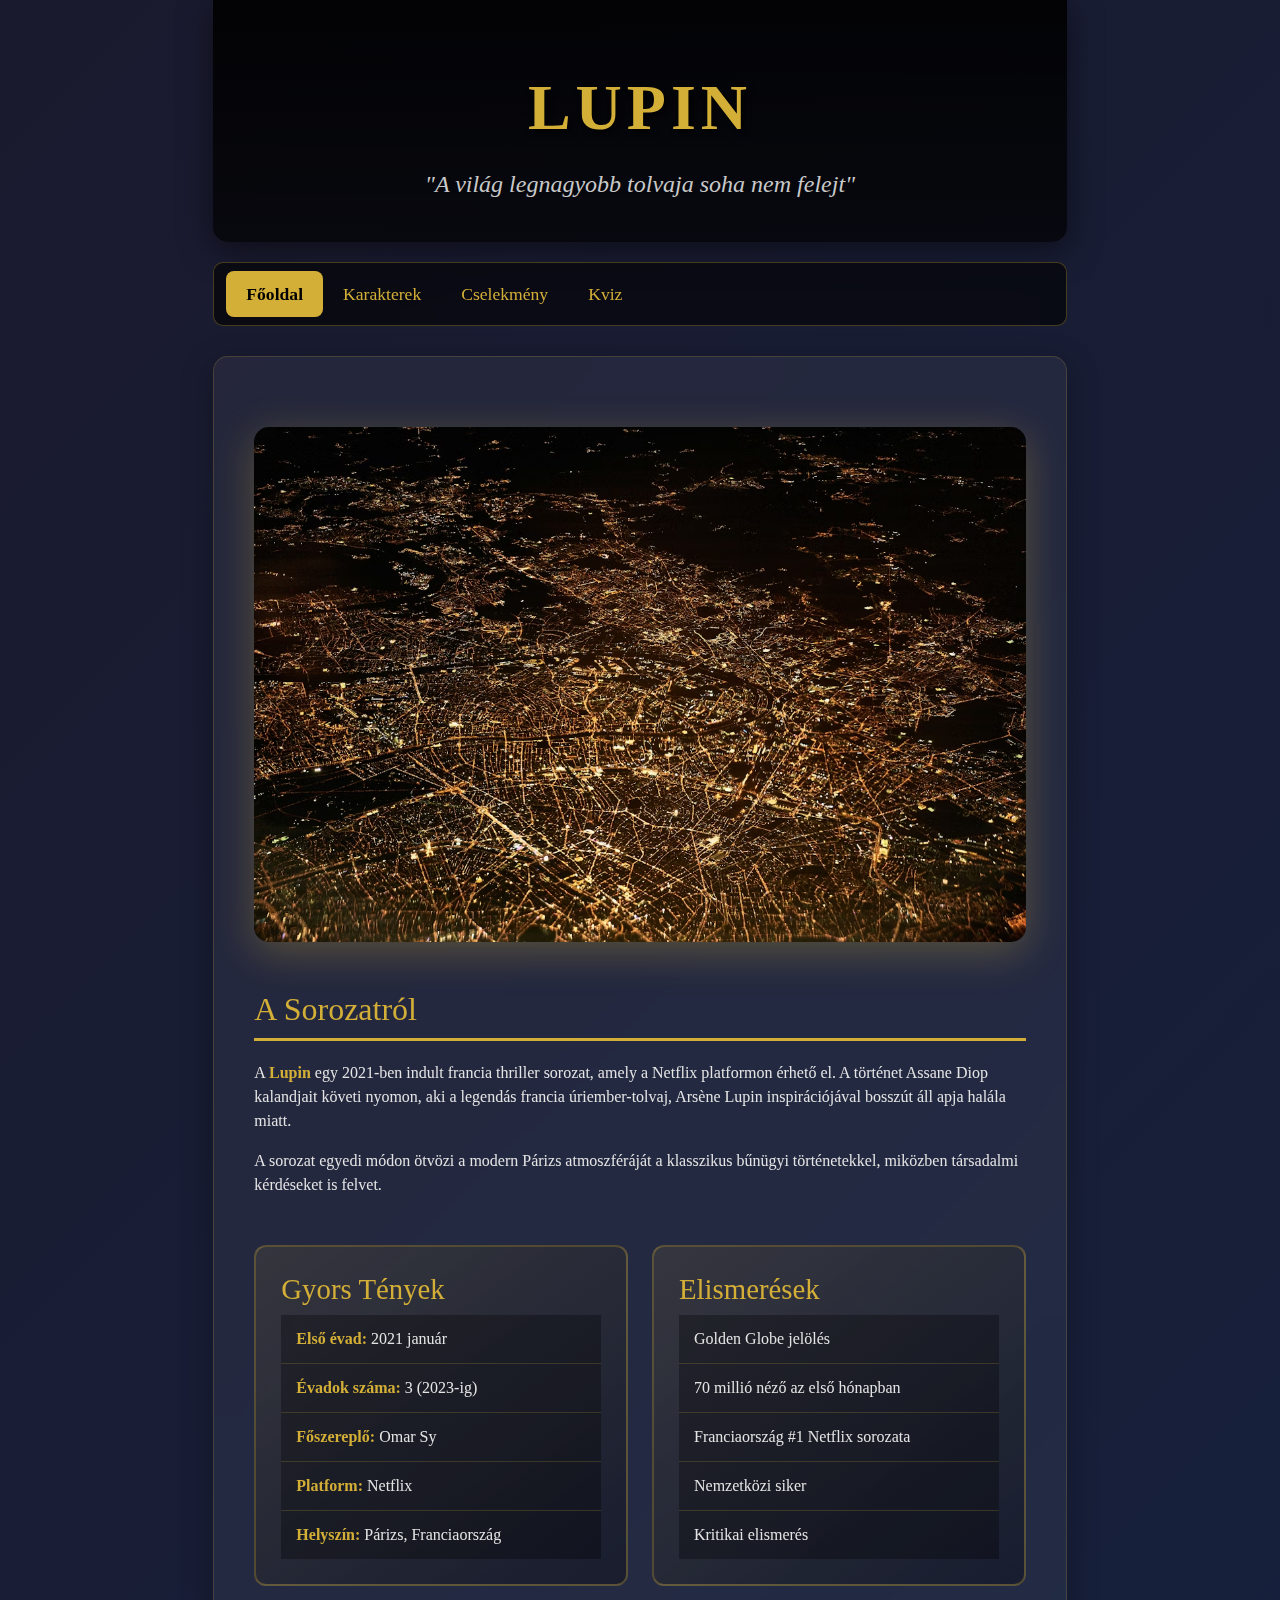
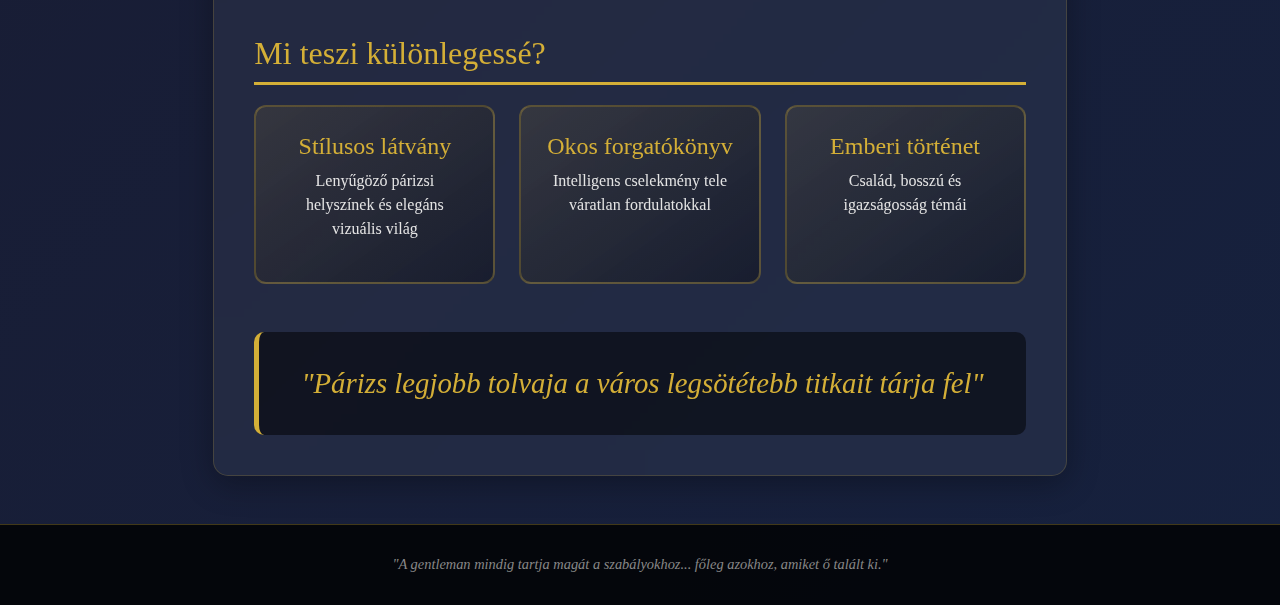
<file: index.html>
<!DOCTYPE html>
<html lang="hu">

<head>
    <meta charset="UTF-8">
    <meta name="viewport" content="width=device-width, initial-scale=1.0">
    <title>Lupin</title>
    <link rel="icon" type="image/png" href="icon.jpg">
    <link href="https://cdn.jsdelivr.net/npm/bootstrap@5.3.3/dist/css/bootstrap.min.css" rel="stylesheet"
        integrity="sha384-QWTKZyjpPEjISv5WaRU9OFeRpok6YctnYmDr5pNlyT2bRjXh0JMhjY6hW+ALEwIH" crossorigin="anonymous">
    <script src="https://cdn.jsdelivr.net/npm/bootstrap@5.3.3/dist/js/bootstrap.bundle.min.js"
        integrity="sha384-YvpcrYf0tY3lHB60NNkmXc5s9fDVZLESaAA55NDzOxhy9GkcIdslK1eN7N6jIeHz"
        crossorigin="anonymous"></script>
    <link rel="stylesheet" type="text/css" href="style.css">
</head>

<body>
    <div class="col-10 offset-1 col-lg-8 offset-lg-2 fejlec">
        <div class="fejlec-container">
            <p class="cim">LUPIN</p>
            <p class="alcim">"A világ legnagyobb tolvaja soha nem felejt"</p>
        </div>
    </div>
    <nav class="col-10 offset-1 col-lg-8 offset-lg-2 navbar navbar-expand-lg navbar-dark">
        <div class="container-fluid">
            <button class="navbar-toggler" type="button" data-bs-toggle="collapse" data-bs-target="#navbarNav"
                aria-controls="navbarNav" aria-expanded="false" aria-label="Toggle navigation">
                <span class="navbar-toggler-icon"></span>
            </button>
            <div class="collapse navbar-collapse" id="navbarNav">
                <ul class="navbar-nav">
                    <li class="nav-item">
                        <a class="nav-link active" aria-current="page" href="index.html">Főoldal</a>
                    </li>
                    <li class="nav-item">
                        <a class="nav-link" href="karakterek.html">Karakterek</a>
                    </li>
                    <li class="nav-item">
                        <a class="nav-link" href="cselekmeny.html">Cselekmény</a>
                    </li>
                    <li class="nav-item">
                        <a class="nav-link" href="kviz.html">Kviz</a>
                    </li>
                </ul>
            </div>
        </div>
    </nav>
    <div class="col-10 offset-1 col-lg-8 offset-lg-2 container tartalom">
        <div class="hero-image">
            <img src="párizs.avif" alt="Párizs éjszaka" class="img-fluid rounded">
        </div>
        <div class="mt-5">
            <h2>A Sorozatról</h2>
            <p>A <span class="kiemel">Lupin</span> egy 2021-ben indult francia thriller sorozat, amely a Netflix
                platformon érhető el. A történet Assane Diop kalandjait követi nyomon, aki a legendás francia
                úriember-tolvaj, Arsène Lupin inspirációjával bosszút áll apja halála miatt.</p>
            <p>A sorozat egyedi módon ötvözi a modern Párizs atmoszféráját a klasszikus bűnügyi történetekkel, miközben
                társadalmi kérdéseket is felvet.</p>
        </div>
        <div class="row mt-5">
            <div class="col-md-6 md-4">
                <div class="card info-card">
                    <div class="card-body">
                        <h3 class="card-title">Gyors Tények</h3>
                        <ul class="list-group list-group-flush">
                            <li class="list-group-item"><strong class="kiemel">Első évad:</strong> 2021 január</li>
                            <li class="list-group-item"><strong class="kiemel">Évadok száma:</strong> 3 (2023-ig)</li>
                            <li class="list-group-item"><strong class="kiemel">Főszereplő:</strong> Omar Sy</li>
                            <li class="list-group-item"><strong class="kiemel">Platform:</strong> Netflix</li>
                            <li class="list-group-item"><strong class="kiemel">Helyszín:</strong> Párizs, Franciaország
                            </li>
                        </ul>
                    </div>
                </div>
            </div>
            <div class="col-md-6 md-4">
                <div class="card info-card">
                    <div class="card-body">
                        <h3 class="card-title">Elismerések</h3>
                        <ul class="list-group list-group-flush">
                            <li class="list-group-item">Golden Globe jelölés</li>
                            <li class="list-group-item">70 millió néző az első hónapban</li>
                            <li class="list-group-item">Franciaország #1 Netflix sorozata</li>
                            <li class="list-group-item">Nemzetközi siker</li>
                            <li class="list-group-item">Kritikai elismerés</li>
                        </ul>
                    </div>
                </div>
            </div>
        </div>
        <div class="mt-5">
            <h2>Mi teszi különlegessé?</h2>
            <div class="row">
                <div class="col-md-4 md-3">
                    <div class="card feature-card">
                        <div class="card-body text-center">
                            <h4>Stílusos látvány</h4>
                            <p>Lenyűgöző párizsi helyszínek és elegáns vizuális világ</p>
                        </div>
                    </div>
                </div>
                <div class="col-md-4 md-3">
                    <div class="card feature-card">
                        <div class="card-body text-center">
                            <h4>Okos forgatókönyv</h4>
                            <p>Intelligens cselekmény tele váratlan fordulatokkal</p>
                        </div>
                    </div>
                </div>
                <div class="col-md-4 md-3">
                    <div class="card feature-card">
                        <div class="card-body text-center">
                            <h4>Emberi történet</h4>
                            <p>Család, bosszú és igazságosság témái</p>
                        </div>
                    </div>
                </div>
            </div>
        </div>
        <div class="quote-box mt-5 md-5">
            <p class="quote-text">"Párizs legjobb tolvaja a város legsötétebb titkait tárja fel"</p>
        </div>
    </div>
    <footer class="text-center py-4 mt-5">
        <p class="footer-quote">"A gentleman mindig tartja magát a szabályokhoz... főleg azokhoz, amiket ő talált ki."
        </p>
    </footer>
</body>

</html>
</file>
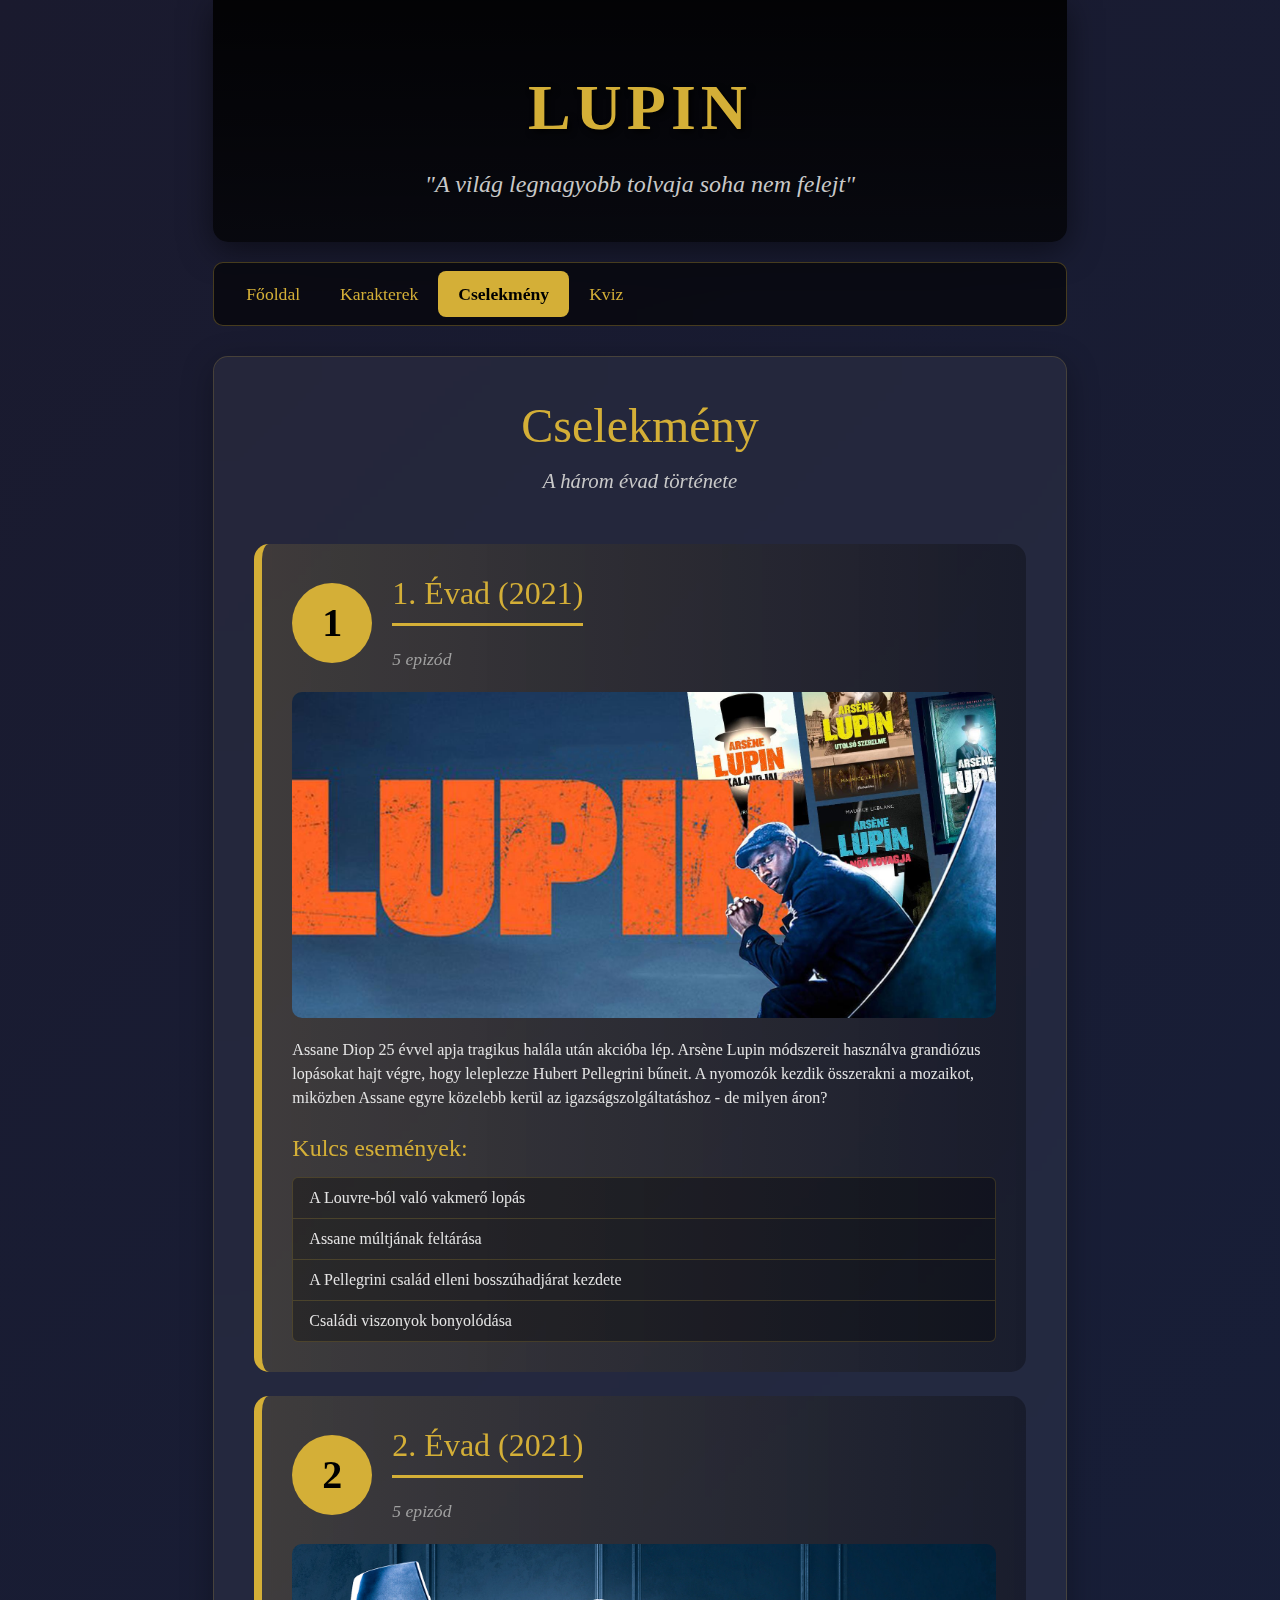
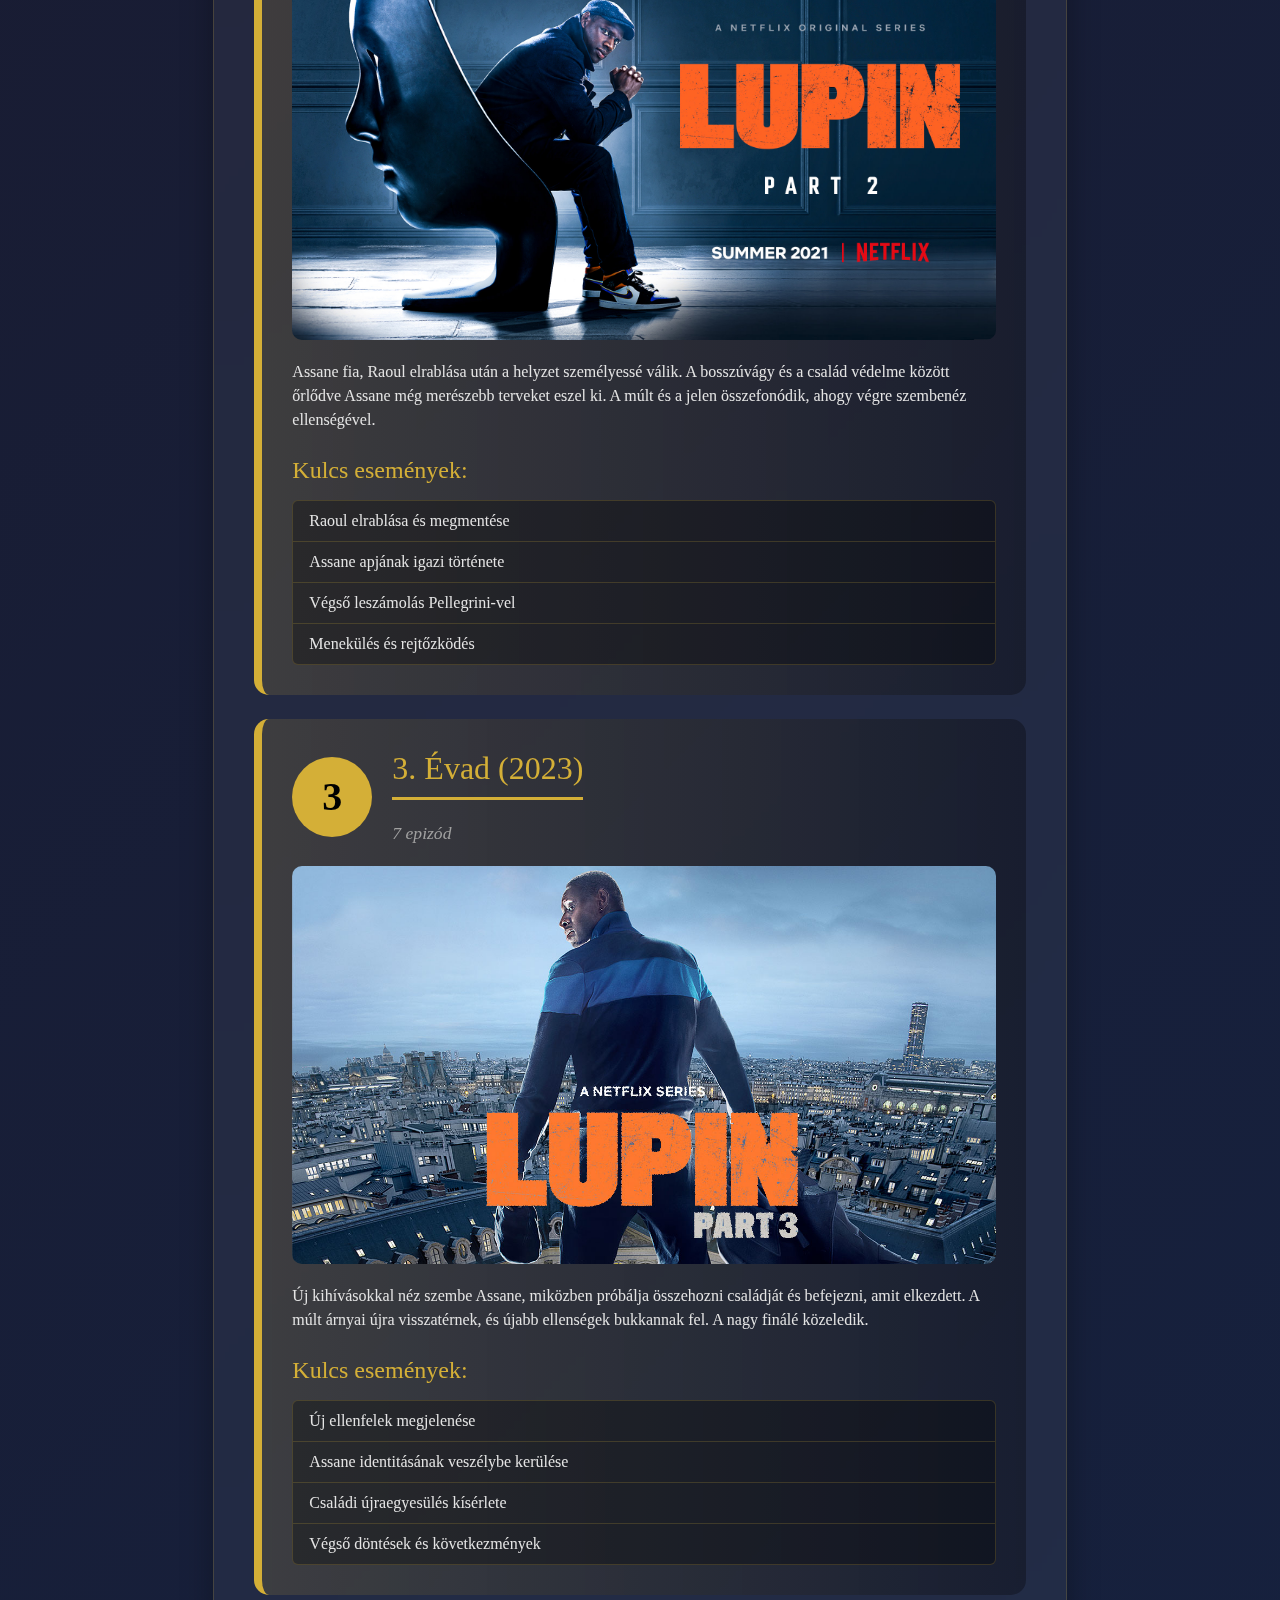
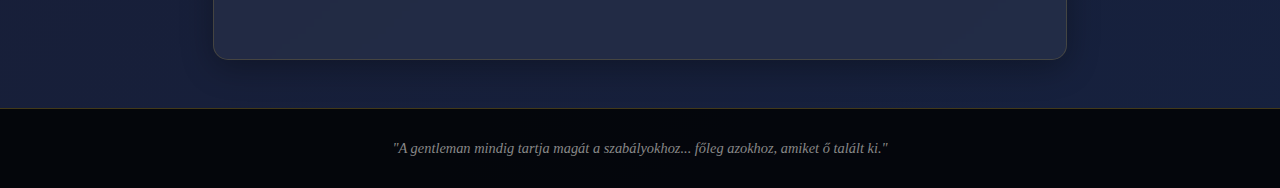
<file: cselekmeny.html>
<!DOCTYPE html>
<html lang="hu">

<head>
    <meta charset="UTF-8">
    <meta name="viewport" content="width=device-width, initial-scale=1.0">
    <title>Lupin</title>
    <link rel="icon" type="image/png" href="icon.jpg">
    <link href="https://cdn.jsdelivr.net/npm/bootstrap@5.3.3/dist/css/bootstrap.min.css" rel="stylesheet"
        integrity="sha384-QWTKZyjpPEjISv5WaRU9OFeRpok6YctnYmDr5pNlyT2bRjXh0JMhjY6hW+ALEwIH" crossorigin="anonymous">
    <script src="https://cdn.jsdelivr.net/npm/bootstrap@5.3.3/dist/js/bootstrap.bundle.min.js"
        integrity="sha384-YvpcrYf0tY3lHB60NNkmXc5s9fDVZLESaAA55NDzOxhy9GkcIdslK1eN7N6jIeHz"
        crossorigin="anonymous"></script>
    <link rel="stylesheet" type="text/css" href="style.css">
</head>

<body>
    <div class="col-10 offset-1 col-lg-8 offset-lg-2 fejlec">
        <div class="fejlec-container">
            <p class="cim">LUPIN</p>
            <p class="alcim">"A világ legnagyobb tolvaja soha nem felejt"</p>
        </div>
    </div>
    <nav class="col-10 offset-1 col-lg-8 offset-lg-2 navbar navbar-expand-lg navbar-dark">
        <div class="container-fluid">
            <button class="navbar-toggler" type="button" data-bs-toggle="collapse" data-bs-target="#navbarNav"
                aria-controls="navbarNav" aria-expanded="false" aria-label="Toggle navigation">
                <span class="navbar-toggler-icon"></span>
            </button>
            <div class="collapse navbar-collapse" id="navbarNav">
                <ul class="navbar-nav">
                    <li class="nav-item">
                        <a class="nav-link" href="index.html">Főoldal</a>
                    </li>
                    <li class="nav-item">
                        <a class="nav-link" href="karakterek.html">Karakterek</a>
                    </li>
                    <li class="nav-item">
                        <a class="nav-link active" aria-current="page" href="cselekmeny.html">Cselekmény</a>
                    </li>
                    <li class="nav-item">
                        <a class="nav-link" href="kviz.html">Kviz</a>
                    </li>
                </ul>
            </div>
        </div>
    </nav>
    <div class="col-10 offset-1 col-lg-8 offset-lg-2 container tartalom">
        <div class="text-center mb-5">
            <h1 class="page-title">Cselekmény</h1>
            <p class="page-subtitle">A három évad története</p>
        </div>
        <div class="evad-card mb-4">
            <div class="evad-header">
                <span class="evad-szam">1</span>
                <div>
                    <h2>1. Évad (2021)</h2>
                    <p class="evad-info">5 epizód</p>
                </div>
            </div>
            <div class="evad-kep">
                <img src="Lupin-Part-1.jpg" alt="1.évad" class="img-fluid rounded">
            </div>
            <div class="evad-tartalom">
                <p>Assane Diop 25 évvel apja tragikus halála után akcióba lép. Arsène Lupin módszereit használva
                    grandiózus lopásokat hajt végre, hogy leleplezze Hubert Pellegrini bűneit. A nyomozók kezdik
                    összerakni a mozaikot, miközben Assane egyre közelebb kerül az igazságszolgáltatáshoz - de milyen
                    áron?</p>
                <h4 class="mt-4">Kulcs események:</h4>
                <ul class="list-group">
                    <li class="list-group-item">A Louvre-ból való vakmerő lopás</li>
                    <li class="list-group-item">Assane múltjának feltárása</li>
                    <li class="list-group-item">A Pellegrini család elleni bosszúhadjárat kezdete</li>
                    <li class="list-group-item">Családi viszonyok bonyolódása</li>
                </ul>
            </div>
        </div>
        <div class="evad-card mb-4">
            <div class="evad-header">
                <span class="evad-szam">2</span>
                <div>
                    <h2>2. Évad (2021)</h2>
                    <p class="evad-info">5 epizód</p>
                </div>
            </div>
            <div class="evad-kep">
                <img src="Lupin-Part-2.jpg" alt="2.évad" class="img-fluid rounded">
            </div>
            <div class="evad-tartalom">
                <p>Assane fia, Raoul elrablása után a helyzet személyessé válik. A bosszúvágy és a család védelme között
                    őrlődve Assane még merészebb terveket eszel ki. A múlt és a jelen összefonódik, ahogy végre
                    szembenéz ellenségével.</p>
                <h4 class="mt-4">Kulcs események:</h4>
                <ul class="list-group">
                    <li class="list-group-item">Raoul elrablása és megmentése</li>
                    <li class="list-group-item">Assane apjának igazi története</li>
                    <li class="list-group-item">Végső leszámolás Pellegrini-vel</li>
                    <li class="list-group-item">Menekülés és rejtőzködés</li>
                </ul>
            </div>
        </div>
        <div class="evad-card mb-4">
            <div class="evad-header">
                <span class="evad-szam">3</span>
                <div>
                    <h2>3. Évad (2023)</h2>
                    <p class="evad-info">7 epizód</p>
                </div>
            </div>
            <div class="evad-kep">
                <img src="Lupin-Part-3.jpg" alt="3.évad" class="img-fluid rounded">
            </div>
            <div class="evad-tartalom">
                <p>Új kihívásokkal néz szembe Assane, miközben próbálja összehozni családját és befejezni, amit
                    elkezdett. A múlt árnyai újra visszatérnek, és újabb ellenségek bukkannak fel. A nagy finálé
                    közeledik.</p>
                <h4 class="mt-4">Kulcs események:</h4>
                <ul class="list-group">
                    <li class="list-group-item">Új ellenfelek megjelenése</li>
                    <li class="list-group-item">Assane identitásának veszélybe kerülése</li>
                    <li class="list-group-item">Családi újraegyesülés kísérlete</li>
                    <li class="list-group-item">Végső döntések és következmények</li>
                </ul>
            </div>
        </div>
    </div>
    <footer class="text-center py-4 mt-5">
        <p class="footer-quote">"A gentleman mindig tartja magát a szabályokhoz... főleg azokhoz, amiket ő talált ki."
        </p>
    </footer>
</body>

</html>
</file>
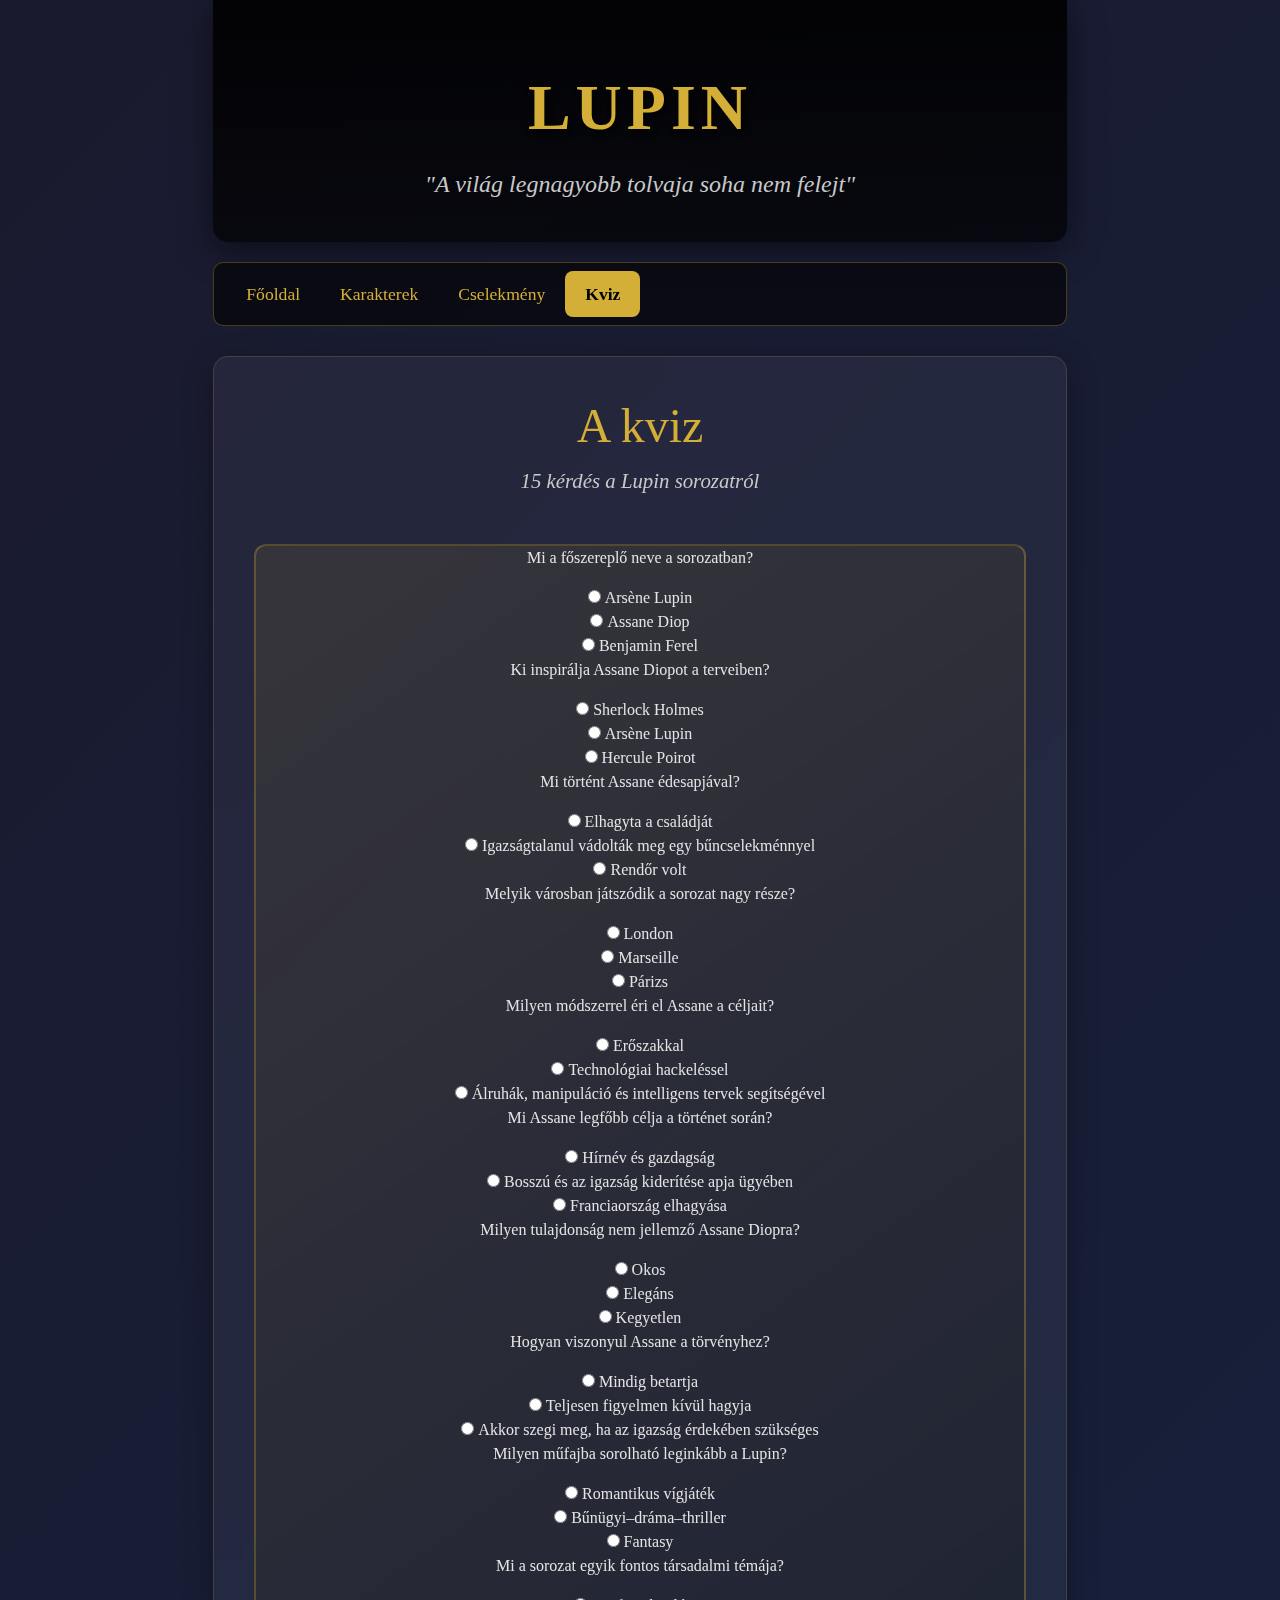
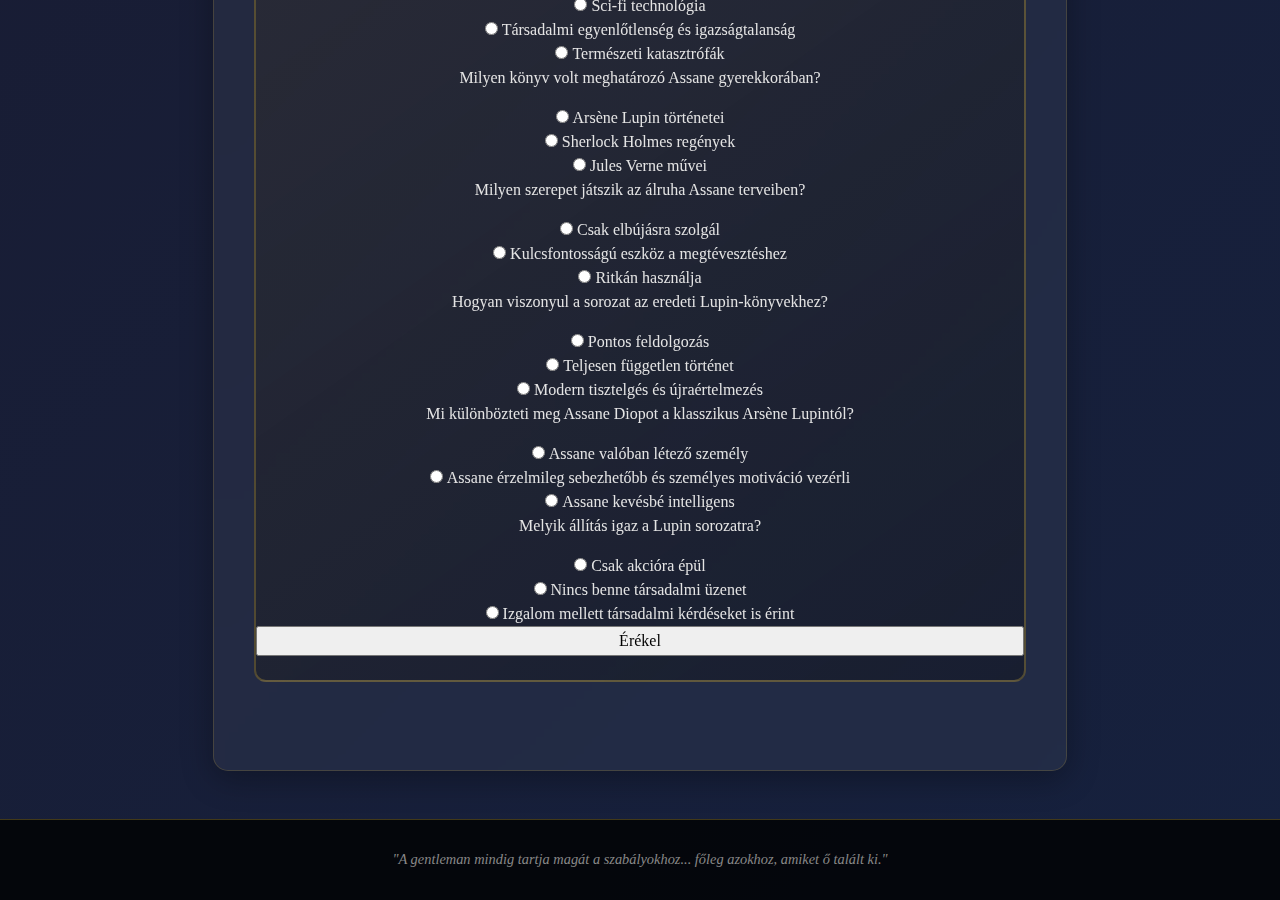
<file: kviz.html>
<!DOCTYPE html>
<html lang="hu">

<head>
    <meta charset="UTF-8">
    <meta name="viewport" content="width=device-width, initial-scale=1.0">
    <title>Lupin</title>
    <link rel="icon" type="image/png" href="icon.jpg">
    <link href="https://cdn.jsdelivr.net/npm/bootstrap@5.3.3/dist/css/bootstrap.min.css" rel="stylesheet"
        integrity="sha384-QWTKZyjpPEjISv5WaRU9OFeRpok6YctnYmDr5pNlyT2bRjXh0JMhjY6hW+ALEwIH" crossorigin="anonymous">
    <script src="https://cdn.jsdelivr.net/npm/bootstrap@5.3.3/dist/js/bootstrap.bundle.min.js"
        integrity="sha384-YvpcrYf0tY3lHB60NNkmXc5s9fDVZLESaAA55NDzOxhy9GkcIdslK1eN7N6jIeHz"
        crossorigin="anonymous"></script>
    <link rel="stylesheet" type="text/css" href="style.css">
    <script src="kviz.js"></script>
</head>

<body>
    <div class="col-10 offset-1 col-lg-8 offset-lg-2 fejlec">
        <div class="fejlec-container">
            <p class="cim">LUPIN</p>
            <p class="alcim">"A világ legnagyobb tolvaja soha nem felejt"</p>
        </div>
    </div>
    <nav class="col-10 offset-1 col-lg-8 offset-lg-2 navbar navbar-expand-lg navbar-dark">
        <div class="container-fluid">
            <button class="navbar-toggler" type="button" data-bs-toggle="collapse" data-bs-target="#navbarNav"
                aria-controls="navbarNav" aria-expanded="false" aria-label="Toggle navigation">
                <span class="navbar-toggler-icon"></span>
            </button>
            <div class="collapse navbar-collapse" id="navbarNav">
                <ul class="navbar-nav">
                    <li class="nav-item">
                        <a class="nav-link" href="index.html">Főoldal</a>
                    </li>
                    <li class="nav-item">
                        <a class="nav-link" href="karakterek.html">Karakterek</a>
                    </li>
                    <li class="nav-item">
                        <a class="nav-link" href="cselekmeny.html">Cselekmény</a>
                    </li>
                    <li class="nav-item">
                        <a class="nav-link active" aria-current="page" href="kviz.html">Kviz</a>
                    </li>
                </ul>
            </div>
        </div>
    </nav>
    <div class="col-10 offset-1 col-lg-8 offset-lg-2 container tartalom">
        <div class="text-center mb-5">
            <h1 class="page-title">A kviz</h1>
            <p class="page-subtitle">15 kérdés a Lupin sorozatról</p>
        </div>
        <div class="row">
            <div class="text-center mb-5">
                <div class="col-12">
                    <div class="card karakter-card">
                        <form name="kviz">
                            <p>Mi a főszereplő neve a sorozatban?</p>
                            <input type="radio" id="a" name="kerdes0" value="a">
                            <label form="a">Arsène Lupin</label><br>
                            <input type="radio" id="b" name="kerdes0" value="b">
                            <label form="b">Assane Diop</label><br>
                            <input type="radio" id="c" name="kerdes0" value="c">
                            <label form="c">Benjamin Ferel</label><br>

                            <p>Ki inspirálja Assane Diopot a terveiben?</p>
                            <input type="radio" id="a" name="kerdes1" value="a">
                            <label form="a">Sherlock Holmes</label><br>
                            <input type="radio" id="b" name="kerdes1" value="b">
                            <label form="b">Arsène Lupin</label><br>
                            <input type="radio" id="c" name="kerdes1" value="c">
                            <label form="c">Hercule Poirot</label><br>

                            <p>Mi történt Assane édesapjával?</p>
                            <input type="radio" id="a" name="kerdes2" value="a">
                            <label form="a">Elhagyta a családját</label><br>
                            <input type="radio" id="b" name="kerdes2" value="b">
                            <label form="b">Igazságtalanul vádolták meg egy bűncselekménnyel</label><br>
                            <input type="radio" id="c" name="kerdes2" value="c">
                            <label form="c">Rendőr volt</label><br>

                            <p>Melyik városban játszódik a sorozat nagy része?</p>
                            <input type="radio" id="a" name="kerdes3" value="a">
                            <label form="a">London</label><br>
                            <input type="radio" id="b" name="kerdes3" value="b">
                            <label form="b">Marseille</label><br>
                            <input type="radio" id="c" name="kerdes3" value="c">
                            <label form="c">Párizs</label><br>

                            <p>Milyen módszerrel éri el Assane a céljait?</p>
                            <input type="radio" id="a" name="kerdes4" value="a">
                            <label form="a">Erőszakkal</label><br>
                            <input type="radio" id="b" name="kerdes4" value="b">
                            <label form="b">Technológiai hackeléssel</label><br>
                            <input type="radio" id="c" name="kerdes4" value="c">
                            <label form="c">Álruhák, manipuláció és intelligens tervek segítségével</label><br>

                            <p>Mi Assane legfőbb célja a történet során?</p>
                            <input type="radio" id="a" name="kerdes5" value="a">
                            <label form="a">Hírnév és gazdagság</label><br>
                            <input type="radio" id="b" name="kerdes5" value="b">
                            <label form="b">Bosszú és az igazság kiderítése apja ügyében</label><br>
                            <input type="radio" id="c" name="kerdes5" value="c">
                            <label form="c">Franciaország elhagyása</label><br>

                            <p>Milyen tulajdonság nem jellemző Assane Diopra?</p>
                            <input type="radio" id="a" name="kerdes6" value="a">
                            <label form="a">Okos</label><br>
                            <input type="radio" id="b" name="kerdes6" value="b">
                            <label form="b">Elegáns</label><br>
                            <input type="radio" id="c" name="kerdes6" value="c">
                            <label form="c">Kegyetlen</label><br>

                            <p>Hogyan viszonyul Assane a törvényhez?</p>
                            <input type="radio" id="a" name="kerdes7" value="a">
                            <label form="a">Mindig betartja</label><br>
                            <input type="radio" id="b" name="kerdes7" value="b">
                            <label form="b">Teljesen figyelmen kívül hagyja</label><br>
                            <input type="radio" id="c" name="kerdes7" value="c">
                            <label form="c">Akkor szegi meg, ha az igazság érdekében szükséges</label><br>

                            <p>Milyen műfajba sorolható leginkább a Lupin?</p>
                            <input type="radio" id="a" name="kerdes8" value="a">
                            <label form="a">Romantikus vígjáték</label><br>
                            <input type="radio" id="b" name="kerdes8" value="b">
                            <label form="b">Bűnügyi–dráma–thriller</label><br>
                            <input type="radio" id="c" name="kerdes8" value="c">
                            <label form="c">Fantasy</label><br>

                            <p>Mi a sorozat egyik fontos társadalmi témája?</p>
                            <input type="radio" id="a" name="kerdes9" value="a">
                            <label form="a">Sci-fi technológia</label><br>
                            <input type="radio" id="b" name="kerdes9" value="b">
                            <label form="b">Társadalmi egyenlőtlenség és igazságtalanság</label><br>
                            <input type="radio" id="c" name="kerdes9" value="c">
                            <label form="c">Természeti katasztrófák</label><br>

                             <p>Milyen könyv volt meghatározó Assane gyerekkorában?</p>
                            <input type="radio" id="a" name="kerdes10" value="a">
                            <label form="a">Arsène Lupin történetei</label><br>
                            <input type="radio" id="b" name="kerdes10" value="b">
                            <label form="b">Sherlock Holmes regények</label><br>
                            <input type="radio" id="c" name="kerdes10" value="c">
                            <label form="c">Jules Verne művei</label><br>

                             <p>Milyen szerepet játszik az álruha Assane terveiben?</p>
                            <input type="radio" id="a" name="kerdes11" value="a">
                            <label form="a">Csak elbújásra szolgál</label><br>
                            <input type="radio" id="b" name="kerdes11" value="b">
                            <label form="b">Kulcsfontosságú eszköz a megtévesztéshez</label><br>
                            <input type="radio" id="c" name="kerdes11" value="c">
                            <label form="c">Ritkán használja</label><br>

                             <p>Hogyan viszonyul a sorozat az eredeti Lupin-könyvekhez?</p>
                            <input type="radio" id="a" name="kerdes12" value="a">
                            <label form="a">Pontos feldolgozás</label><br>
                            <input type="radio" id="b" name="kerdes12" value="b">
                            <label form="b">Teljesen független történet</label><br>
                            <input type="radio" id="c" name="kerdes12" value="c">
                            <label form="c">Modern tisztelgés és újraértelmezés</label><br>

                             <p>Mi különbözteti meg Assane Diopot a klasszikus Arsène Lupintól?</p>
                            <input type="radio" id="a" name="kerdes13" value="a">
                            <label form="a">Assane valóban létező személy</label><br>
                            <input type="radio" id="b" name="kerdes13" value="b">
                            <label form="b">Assane érzelmileg sebezhetőbb és személyes motiváció vezérli</label><br>
                            <input type="radio" id="c" name="kerdes13" value="c">
                            <label form="c">Assane kevésbé intelligens</label><br>

                             <p>Melyik állítás igaz a Lupin sorozatra?</p>
                            <input type="radio" id="a" name="kerdes14" value="a">
                            <label form="a">Csak akcióra épül</label><br>
                            <input type="radio" id="b" name="kerdes14" value="b">
                            <label form="b">Nincs benne társadalmi üzenet</label><br>
                            <input type="radio" id="c" name="kerdes14" value="c">
                            <label form="c">Izgalom mellett társadalmi kérdéseket is érint</label><br>
                        </form>
                        <input type="button" value="Érékel" onclick="ertekel()"><br>
                    </div>
                </div>
            </div>
        </div>
    </div>
    <footer class="text-center py-4 mt-5">
        <p class="footer-quote">"A gentleman mindig tartja magát a szabályokhoz... főleg azokhoz, amiket ő talált ki."
        </p>
    </footer>
</body>

</html>
</file>
<file: style.css>
body {
    background: linear-gradient(135deg, #1a1a2e 0%, #16213e 100%);
    font-family: 'Georgia', serif;
    color: #e4e4e4;
    min-height: 100vh;
    margin: 0;
    padding: 0;
}

.fejlec {
    background: linear-gradient(to bottom, rgba(0,0,0,0.9), rgba(0,0,0,0.7));
    padding: 60px 20px 40px;
    text-align: center;
    margin-bottom: 0;
    border-radius: 0 0 15px 15px;
    box-shadow: 0 8px 32px rgba(0,0,0,0.5);
}

.fejlec-container {
    position: relative;
}

.cim {
    font-size: 4em;
    color: #d4af37;
    text-shadow: 3px 3px 6px rgba(0,0,0,0.8);
    margin: 0;
    letter-spacing: 5px;
    font-weight: bold;
}

.alcim {
    font-size: 1.5em;
    color: #c9c9c9;
    font-style: italic;
    margin: 10px 0 0 0;
}

.navbar {
    background: rgba(0,0,0,0.6) !important;
    backdrop-filter: blur(10px);
    border-radius: 10px;
    margin-top: 20px;
    margin-bottom: 30px;
    border: 1px solid rgba(212, 175, 55, 0.3);
}

.navbar-nav .nav-link {
    color: #d4af37 !important;
    font-size: 1.1em;
    padding: 10px 20px !important;
    transition: all 0.3s ease;
    border-radius: 8px;
}

.navbar-nav .nav-link:hover {
    background: rgba(212, 175, 55, 0.2);
    transform: translateY(-2px);
}

.navbar-nav .nav-link.active {
    background: #d4af37 !important;
    color: #000 !important;
    font-weight: bold;
}

.navbar-toggler {
    border-color: #d4af37;
}

.tartalom {
    background: rgba(255,255,255,0.05);
    border-radius: 15px;
    padding: 40px;
    margin-bottom: 40px;
    box-shadow: 0 8px 32px rgba(0,0,0,0.3);
    backdrop-filter: blur(10px);
    border: 1px solid rgba(212, 175, 55, 0.2);
}

h1, h2, h3, h4 {
    color: #d4af37;
}

h2 {
    border-bottom: 3px solid #d4af37;
    padding-bottom: 10px;
    margin-bottom: 20px;
}

.page-title {
    font-size: 3em;
    color: #d4af37;
    margin-bottom: 10px;
}

.page-subtitle {
    font-size: 1.3em;
    color: #c9c9c9;
    font-style: italic;
}

.kiemel {
    color: #d4af37;
    font-weight: bold;
}

.hero-image {
    margin: 30px 0;
    border-radius: 15px;
    overflow: hidden;
    box-shadow: 0 10px 40px rgba(212, 175, 55, 0.3);
}

.hero-image img {
    transition: transform 0.3s ease;
}

.hero-image img:hover {
    transform: scale(1.05);
}

.card {
    background: linear-gradient(145deg, rgba(212, 175, 55, 0.1), rgba(0,0,0,0.3));
    border: 2px solid rgba(212, 175, 55, 0.3);
    border-radius: 12px;
    transition: all 0.4s ease;
    color: #e4e4e4;
}

.card:hover {
    transform: translateY(-10px);
    box-shadow: 0 15px 40px rgba(212, 175, 55, 0.4);
    border-color: #d4af37;
}

.card-title {
    color: #d4af37;
    font-size: 1.8em;
}

.card-body {
    padding: 25px;
}

.info-card {
    height: 100%;
}

.info-card .list-group-item {
    background: rgba(0,0,0,0.3);
    border-color: rgba(212, 175, 55, 0.2);
    color: #e4e4e4;
    padding: 12px 15px;
}

.feature-card {
    height: 100%;
    text-align: center;
}

.feature-icon {
    font-size: 3em;
    margin-bottom: 15px;
}

.karakter-card {
    height: 100%;
}

.karakter-card img {
    height: 250px;
    object-fit: cover;
}

.szinesz {
    color: #a0a0a0;
    font-style: italic;
    margin-bottom: 15px;
    font-size: 1.1em;
}

.evad-card {
    background: linear-gradient(to right, rgba(212, 175, 55, 0.15), rgba(0,0,0,0.3));
    border-left: 8px solid #d4af37;
    border-radius: 15px;
    padding: 30px;
    transition: all 0.3s ease;
}

.evad-card:hover {
    box-shadow: 0 15px 40px rgba(212, 175, 55, 0.3);
    transform: translateX(5px);
}

.evad-header {
    display: flex;
    align-items: center;
    gap: 20px;
    margin-bottom: 20px;
}

.evad-szam {
    background: #d4af37;
    color: #000;
    font-weight: bold;
    font-size: 2.5em;
    width: 80px;
    height: 80px;
    border-radius: 50%;
    display: flex;
    align-items: center;
    justify-content: center;
}

.evad-info {
    color: #a0a0a0;
    font-style: italic;
    margin: 0;
    font-size: 1.1em;
}

.evad-kep {
    margin: 20px 0;
    border-radius: 10px;
    overflow: hidden;
}

.evad-tartalom {
    margin-top: 20px;
}

.evad-tartalom h4 {
    margin-top: 25px;
    margin-bottom: 15px;
}

.erdekesseg-card {
    height: 100%;
}

.erdekesseg-icon {
    font-size: 3.5em;
    margin-bottom: 15px;
}

.erdekesseg-card h3 {
    font-size: 1.5em;
    margin-bottom: 15px;
}

.quote-box {
    background: rgba(0,0,0,0.5);
    border-left: 5px solid #d4af37;
    border-radius: 10px;
    padding: 30px;
    text-align: center;
}

.quote-text {
    font-size: 1.8em;
    color: #d4af37;
    font-style: italic;
    margin: 0;
    font-family: Georgia, serif;
}

.list-group-item {
    background: rgba(0,0,0,0.3);
    border-color: rgba(212, 175, 55, 0.2);
    color: #e4e4e4;
}

footer {
    background: rgba(0,0,0,0.8);
    color: #a0a0a0;
    border-top: 1px solid rgba(212, 175, 55, 0.3);
}

footer p {
    margin: 5px 0;
}

.footer-quote {
    font-size: 0.9em;
    font-style: italic;
    color: #888;
}

@media (max-width: 768px) {
    .cim {
        font-size: 2.5em;
        letter-spacing: 2px;
    }
    
    .alcim {
        font-size: 1.1em;
    }
    
    .tartalom {
        padding: 25px;
    }
    
    .page-title {
        font-size: 2em;
    }
    
    .quote-text {
        font-size: 1.3em;
    }
    
    .evad-szam {
        width: 60px;
        height: 60px;
        font-size: 2em;
    }
}

@media (max-width: 576px) {
    .cim {
        font-size: 2em;
    }
    
    .alcim {
        font-size: 1em;
    }
    
    .fejlec {
        padding: 40px 15px 25px;
    }
}
</file>
